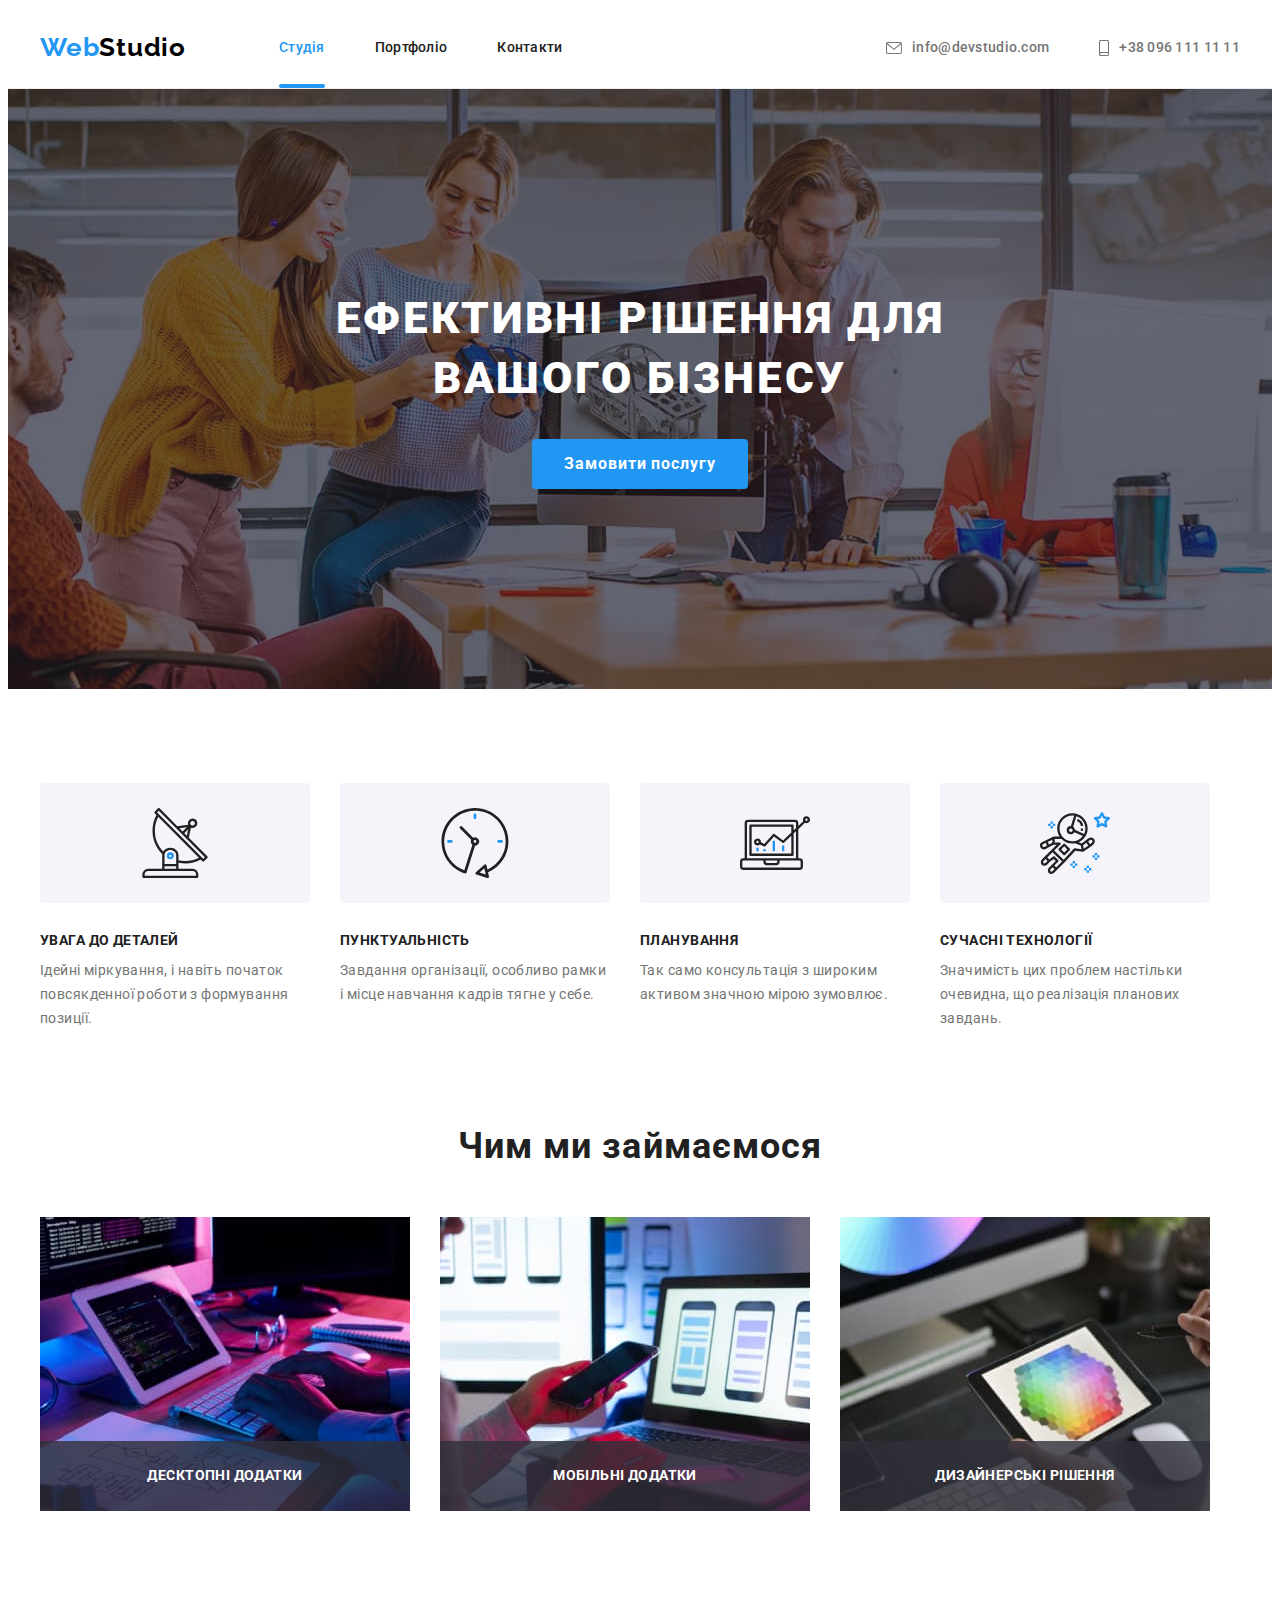
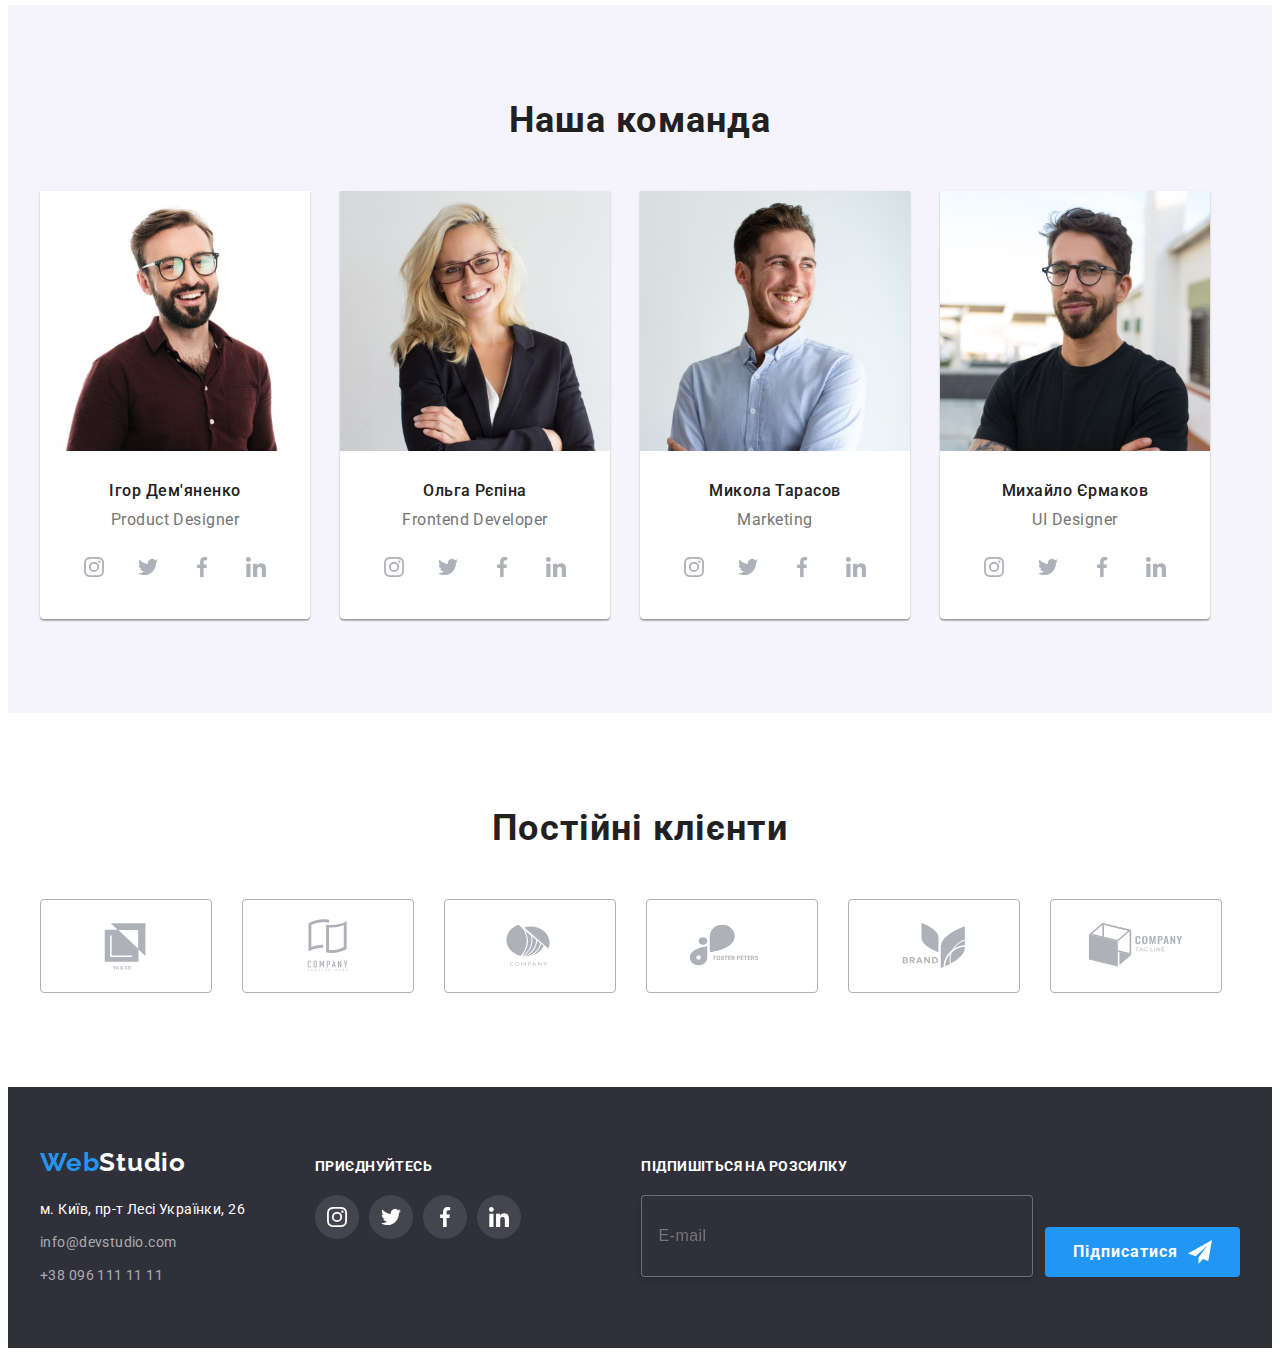
<file: index.html>
<!DOCTYPE html>
<html lang="uk">
  <head>
    <meta charset="UTF-8" />
    <meta http-equiv="X-UA-Compatible" content="IE=edge" />
    <meta name="viewport" content="width=device-width, initial-scale=1.0" />
    <title>GoIT Homwork No2 | Головна</title>
    <link
      href="https://fonts.googleapis.com/css2?family=Raleway:wght@700&family=Roboto:wght@400;500;700;900&display=swap"
      rel="stylesheet"
    />
    <link
      rel="stylesheet"
      href="https://cdnjs.cloudflare.com/ajax/libs/modern-normalize/1.1.0/modern-normalize.min.css"
      integrity="sha512-wpPYUAdjBVSE4KJnH1VR1HeZfpl1ub8YT/NKx4PuQ5NmX2tKuGu6U/JRp5y+Y8XG2tV+wKQpNHVUX03MfMFn9Q=="
      crossorigin="anonymous"
      referrerpolicy="no-referrer"
    />
    <link rel="stylesheet" href="./css/styles.css" />
  </head>
  <body>
    <header class="header">
      <div class="navigation container">
        <nav class="main-navigation">
          <a href="./index.html" class="logo upper"><span class="logo-blue">Web</span>Studio</a>
          <ul class="flex-schedule list">
            <li class="navigation-item">
              <a class="navigation-link is-active" href="./index.html">Студія</a>
            </li>
            <li class="navigation-item">
              <a class="navigation-link" href="./portfolio.html">Портфоліо</a>
            </li>
            <li class="navigation-item">
              <a class="navigation-link" href="">Контакти</a>
            </li>
          </ul>
        </nav>
        <div class="contacts-wrapper">
          <a class="navigation-contacts" href="mailto:info@devstudio.com">
            <svg class="contacts-icon" width="16px" height="12px">
              <use href="./images/icons.svg#icon-envelope"></use>
            </svg>
            info@devstudio.com
          </a>
          <a class="navigation-contacts" href="tel:+380961111111">
            <svg class="contacts-icon" width="10px" height="16px">
              <use href="./images/icons.svg#icon-smartphone"></use>
            </svg>
            +38 096 111 11 11
          </a>
        </div>
      </div>
    </header>
    <main>
      <!--Секція "герой"-->
      <section class="hero section">
        <div class="container">
          <h1 class="hero-title">Ефективні рішення для <br />вашого бізнесу</h1>
          <button data-modal-open type="button" class="hero-button">Замовити послугу</button>
        </div>
        <div class="backdrop is-hidden" data-modal>
          <div class="modal-window">
            <button data-modal-close type="button" class="close-button">
              <svg class="close-icon">
                <use href="./images/icons.svg#icon-close-window"></use>
              </svg>
            </button>
            <form class="order">
              <strong class="order-title">Залиште свої дані, ми вам передзвонимо</strong>
              <label for="client-name" class="order-label">Ім‘я</label>
              <div class="input-wrapper">
                <input type="text" id="client-name" name="client-name" class="order-field" />
                <svg class="order-icon">
                  <use href="./images/icons.svg#icon-name"></use>
                </svg>
              </div>
              <label for="client-phone" class="order-label">Телефон</label>
              <div class="input-wrapper">
                <input type="tel" id="client-phone" name="client-phone" class="order-field" />
                <svg class="order-icon">
                  <use href="./images/icons.svg#icon-phone"></use>
                </svg>
              </div>
              <label for="client-mail" class="order-label">Пошта</label>
              <div class="input-wrapper">
                <input type="email" id="client-mail" name="client-mail" class="order-field" />
                <svg class="order-icon">
                  <use href="./images/icons.svg#icon-mail"></use>
                </svg>
              </div>
              <label for="client-comment" class="order-label">Коментар</label>
              <textarea
                name="client-comment"
                id="client-comment"
                placeholder="Введіть текст"
                class="order-comment"
              ></textarea>
              <label class="checkbox-label">
                <input
                  type="checkbox"
                  name="checkbox-policy"
                  class="checkbox-policy visually-hidden"
                />
                <svg class="check-icon">
                  <use class="policy-unchecked" href="./images/icons.svg#icon-check-box"></use>
                  <use class="policy-checked" href="./images/icons.svg#icon-checked"></use>
                </svg>
                Погоджуюся з розсилкою та приймаю&#160;
                <a href="" class="policy-link">Умови договору</a>
              </label>
              <button type="submit" class="hero-button">Відправити</button>
            </form>
          </div>
        </div>
      </section>
      <!--Секція "Переваги"-->
      <section class="benefits section">
        <div class="container">
          <h2 class="visually-hidden">Переваги</h2>
          <ul class="flex-schedule list">
            <li class="features-item">
              <div class="feature-picture">
                <svg class="benefits-icon">
                  <use href="./images/icons.svg#icon-attention"></use>
                </svg>
              </div>
              <h3 class="features-title">УВАГА ДО ДЕТАЛЕЙ</h3>
              <p class="features-description">
                Ідейні міркування, і навіть початок повсякденної роботи з формування позиції.
              </p>
            </li>
            <li class="features-item">
              <div class="feature-picture">
                <svg class="benefits-icon">
                  <use href="./images/icons.svg#icon-punctuality"></use>
                </svg>
              </div>
              <h3 class="features-title">ПУНКТУАЛЬНІСТЬ</h3>
              <p class="features-description">
                Завдання організації, особливо рамки і місце навчання кадрів тягне у себе.
              </p>
            </li>
            <li class="features-item">
              <div class="feature-picture">
                <svg class="benefits-icon">
                  <use href="./images/icons.svg#icon-planning"></use>
                </svg>
              </div>
              <h3 class="features-title">ПЛАНУВАННЯ</h3>
              <p class="features-description">
                Так само консультація з широким активом значною мірою зумовлює.
              </p>
            </li>
            <li class="features-item">
              <div class="feature-picture">
                <svg class="benefits-icon">
                  <use href="./images/icons.svg#icon-technology"></use>
                </svg>
              </div>
              <h3 class="features-title">СУЧАСНІ ТЕХНОЛОГІЇ</h3>
              <p class="features-description">
                Значимість цих проблем настільки очевидна, що реалізація планових завдань.
              </p>
            </li>
          </ul>
        </div>
      </section>
      <!--Секція "Напрямки діяльності"-->
      <section class="section">
        <div class="container">
          <h2 class="section-caption">Чим ми займаємося</h2>
          <ul class="flex-schedule list">
            <li class="practice-item">
              <div class="practice-picture">
                <img
                  src="./images/computer.jpg"
                  alt="Програмування на комп‘ютері"
                  width="370"
                  height="294"
                />
                <h3 class="practice-title">Десктопні додатки</h3>
              </div>
            </li>
            <li class="practice-item">
              <div class="practice-picture">
                <img
                  src="./images/laptop.jpg"
                  alt="Верстка на комп‘ютері"
                  width="370"
                  height="294"
                />
                <h3 class="practice-title">Мобільні додатки</h3>
              </div>
            </li>
            <li class="practice-item">
              <div class="practice-picture">
                <img
                  src="./images/tablet.jpg"
                  alt="Підбір кольору на планшеті"
                  width="370"
                  height="294"
                />
                <h3 class="practice-title">Дизайнерські рішення</h3>
              </div>
            </li>
          </ul>
        </div>
      </section>
      <!--Секція "Про команду"-->
      <section class="section-team section">
        <div class="container">
          <h2 class="section-caption">Наша команда</h2>
          <ul class="flex-schedule list">
            <li class="team-item">
              <img
                class="team-image"
                src="./images/ihor.jpg"
                alt="Фото Ігора Дем‘яненко"
                width="270"
                height="260"
              />
              <div class="team-wrapper">
                <h3 class="team-name">Ігор Дем'яненко</h3>
                <p class="team-position" lang="en">Product Designer</p>
                <ul class="flex-schedule list">
                  <li class="media-item">
                    <a href="https://www.instagram.com" class="media-link">
                      <svg class="media-icon">
                        <use href="./images/icons.svg#icon-instagram"></use>
                      </svg>
                    </a>
                  </li>
                  <li class="media-item">
                    <a href="https://twitter.com" class="media-link">
                      <svg class="media-icon">
                        <use href="./images/icons.svg#icon-twitter"></use>
                      </svg>
                    </a>
                  </li>
                  <li class="media-item">
                    <a href="https://www.facebook.com" class="media-link">
                      <svg class="media-icon">
                        <use href="./images/icons.svg#icon-facebook"></use>
                      </svg>
                    </a>
                  </li>
                  <li class="media-item">
                    <a href="https://www.linkedin.com" class="media-link">
                      <svg class="media-icon">
                        <use href="./images/icons.svg#icon-linkedin"></use>
                      </svg>
                    </a>
                  </li>
                </ul>
              </div>
            </li>
            <li class="team-item">
              <img
                class="team-image"
                src="./images/olha.jpg"
                alt="Фото Ольги Рєпіної"
                width="270"
                height="260"
              />
              <div class="team-wrapper">
                <h3 class="team-name">Ольга Рєпіна</h3>
                <p class="team-position" lang="en">Frontend Developer</p>
                <ul class="flex-schedule list">
                  <li class="media-item">
                    <a href="https://www.instagram.com" class="media-link">
                      <svg class="media-icon">
                        <use href="./images/icons.svg#icon-instagram"></use>
                      </svg>
                    </a>
                  </li>
                  <li class="media-item">
                    <a href="https://twitter.com" class="media-link">
                      <svg class="media-icon">
                        <use href="./images/icons.svg#icon-twitter"></use>
                      </svg>
                    </a>
                  </li>
                  <li class="media-item">
                    <a href="https://www.facebook.com" class="media-link">
                      <svg class="media-icon">
                        <use href="./images/icons.svg#icon-facebook"></use>
                      </svg>
                    </a>
                  </li>
                  <li class="media-item">
                    <a href="https://www.linkedin.com" class="media-link">
                      <svg class="media-icon">
                        <use href="./images/icons.svg#icon-linkedin"></use>
                      </svg>
                    </a>
                  </li>
                </ul>
              </div>
            </li>
            <li class="team-item">
              <img
                class="team-image"
                src="./images/mykola.jpg"
                alt="Фото Миколи Тарасова"
                width="270"
                height="260"
              />
              <div class="team-wrapper">
                <h3 class="team-name">Микола Тарасов</h3>
                <p class="team-position" lang="en">Marketing</p>
                <ul class="flex-schedule list">
                  <li class="media-item">
                    <a href="https://www.instagram.com" class="media-link">
                      <svg class="media-icon">
                        <use href="./images/icons.svg#icon-instagram"></use>
                      </svg>
                    </a>
                  </li>
                  <li class="media-item">
                    <a href="https://twitter.com" class="media-link">
                      <svg class="media-icon">
                        <use href="./images/icons.svg#icon-twitter"></use>
                      </svg>
                    </a>
                  </li>
                  <li class="media-item">
                    <a href="https://www.facebook.com" class="media-link">
                      <svg class="media-icon">
                        <use href="./images/icons.svg#icon-facebook"></use>
                      </svg>
                    </a>
                  </li>
                  <li class="media-item">
                    <a href="https://www.linkedin.com" class="media-link">
                      <svg class="media-icon">
                        <use href="./images/icons.svg#icon-linkedin"></use>
                      </svg>
                    </a>
                  </li>
                </ul>
              </div>
            </li>
            <li class="team-item">
              <img
                class="team-image"
                src="./images/mykhailo.jpg"
                alt="Фото Михайла Єрмакова"
                width="270"
                height="260"
              />
              <div class="team-wrapper">
                <h3 class="team-name">Михайло Єрмаков</h3>
                <p class="team-position" lang="en">UI Designer</p>
                <ul class="flex-schedule list">
                  <li class="media-item">
                    <a href="https://www.instagram.com" class="media-link">
                      <svg class="media-icon">
                        <use href="./images/icons.svg#icon-instagram"></use>
                      </svg>
                    </a>
                  </li>
                  <li class="media-item">
                    <a href="https://twitter.com" class="media-link">
                      <svg class="media-icon">
                        <use href="./images/icons.svg#icon-twitter"></use>
                      </svg>
                    </a>
                  </li>
                  <li class="media-item">
                    <a href="https://www.facebook.com" class="media-link">
                      <svg class="media-icon">
                        <use href="./images/icons.svg#icon-facebook"></use>
                      </svg>
                    </a>
                  </li>
                  <li class="media-item">
                    <a href="https://www.linkedin.com" class="media-link">
                      <svg class="media-icon">
                        <use href="./images/icons.svg#icon-linkedin"></use>
                      </svg>
                    </a>
                  </li>
                </ul>
              </div>
            </li>
          </ul>
        </div>
      </section>
      <!-- Секція "Постійні клієнти" -->
      <section class="section">
        <div class="container">
          <h2 class="section-caption">Постійні клієнти</h2>
          <ul class="list clients">
            <li class="client-item">
              <a href="" class="client-link">
                <svg class="client-icon">
                  <use href="./images/icons.svg#icon-ya-company"></use>
                </svg>
              </a>
            </li>
            <li class="client-item">
              <a href="" class="client-link">
                <svg class="client-icon">
                  <use href="./images/icons.svg#icon-company-a"></use>
                </svg>
              </a>
            </li>
            <li class="client-item">
              <a href="" class="client-link">
                <svg class="client-icon">
                  <use href="./images/icons.svg#icon-company-b"></use>
                </svg>
              </a>
            </li>
            <li class="client-item">
              <a href="" class="client-link">
                <svg class="client-icon">
                  <use href="./images/icons.svg#icon-forest"></use>
                </svg>
              </a>
            </li>
            <li class="client-item">
              <a href="" class="client-link">
                <svg class="client-icon">
                  <use href="./images/icons.svg#icon-brand"></use>
                </svg>
              </a>
            </li>
            <li class="client-item">
              <a href="" class="client-link">
                <svg class="client-icon">
                  <use href="./images/icons.svg#icon-company-c"></use>
                </svg>
              </a>
            </li>
          </ul>
        </div>
      </section>
    </main>

    <footer class="footer">
      <div class="container footer-flex">
        <div class="address-info">
          <a href="./index.html" class="logo lower"><span class="logo-blue">Web</span>Studio</a>
          <address>
            <ul class="list">
              <li class="address-list">
                <a
                  class="address"
                  href="https://goo.gl/maps/Dzyk4giRB26Cq9mM9"
                  rel="noopener noreffer"
                >
                  м. Київ, пр-т Лесі Українки, 26
                </a>
              </li>
              <li class="address-list">
                <a class="address contacts" href="mailto:info@devstudio.com">info@devstudio.com</a>
              </li>
              <li class="address-list">
                <a class="address contacts" href="tel:+380961111111">+38 096 111 11 11</a>
              </li>
            </ul>
          </address>
        </div>
        <div class="social-media">
          <h3 class="footer-title">приєднуйтесь</h3>
          <ul class="flex-schedule list">
            <li class="media-item">
              <a href="https://www.instagram.com" class="media-link grey-circle">
                <svg class="media-icon footer-media">
                  <use href="./images/icons.svg#icon-instagram"></use>
                </svg>
              </a>
            </li>
            <li class="media-item">
              <a href="https://twitter.com" class="media-link grey-circle">
                <svg class="media-icon footer-media">
                  <use href="./images/icons.svg#icon-twitter"></use>
                </svg>
              </a>
            </li>
            <li class="media-item">
              <a href="https://www.facebook.com" class="media-link grey-circle">
                <svg class="media-icon footer-media">
                  <use href="./images/icons.svg#icon-facebook"></use>
                </svg>
              </a>
            </li>
            <li class="media-item">
              <a href="https://www.linkedin.com" class="media-link grey-circle">
                <svg class="media-icon footer-media">
                  <use href="./images/icons.svg#icon-linkedin"></use>
                </svg>
              </a>
            </li>
          </ul>
        </div>
        <div class="subscripction-box">
          <p class="footer-title">Підпишіться на розсилку</p>
          <form class="subscription-form">
            <input
              type="email"
              name="email"
              id="subscription-mail"
              placeholder="E-mail"
              class="subscription-field"
            />
            <button type="submit" class="hero-button subscription-button">
              Підписатися
              <svg class="subscription-icon">
                <use href="./images/icons.svg#icon-subscription"></use>
              </svg>
            </button>
          </form>
        </div>
      </div>
    </footer>
    <script src="./js/modal.js"></script>
  </body>
</html>
</file>
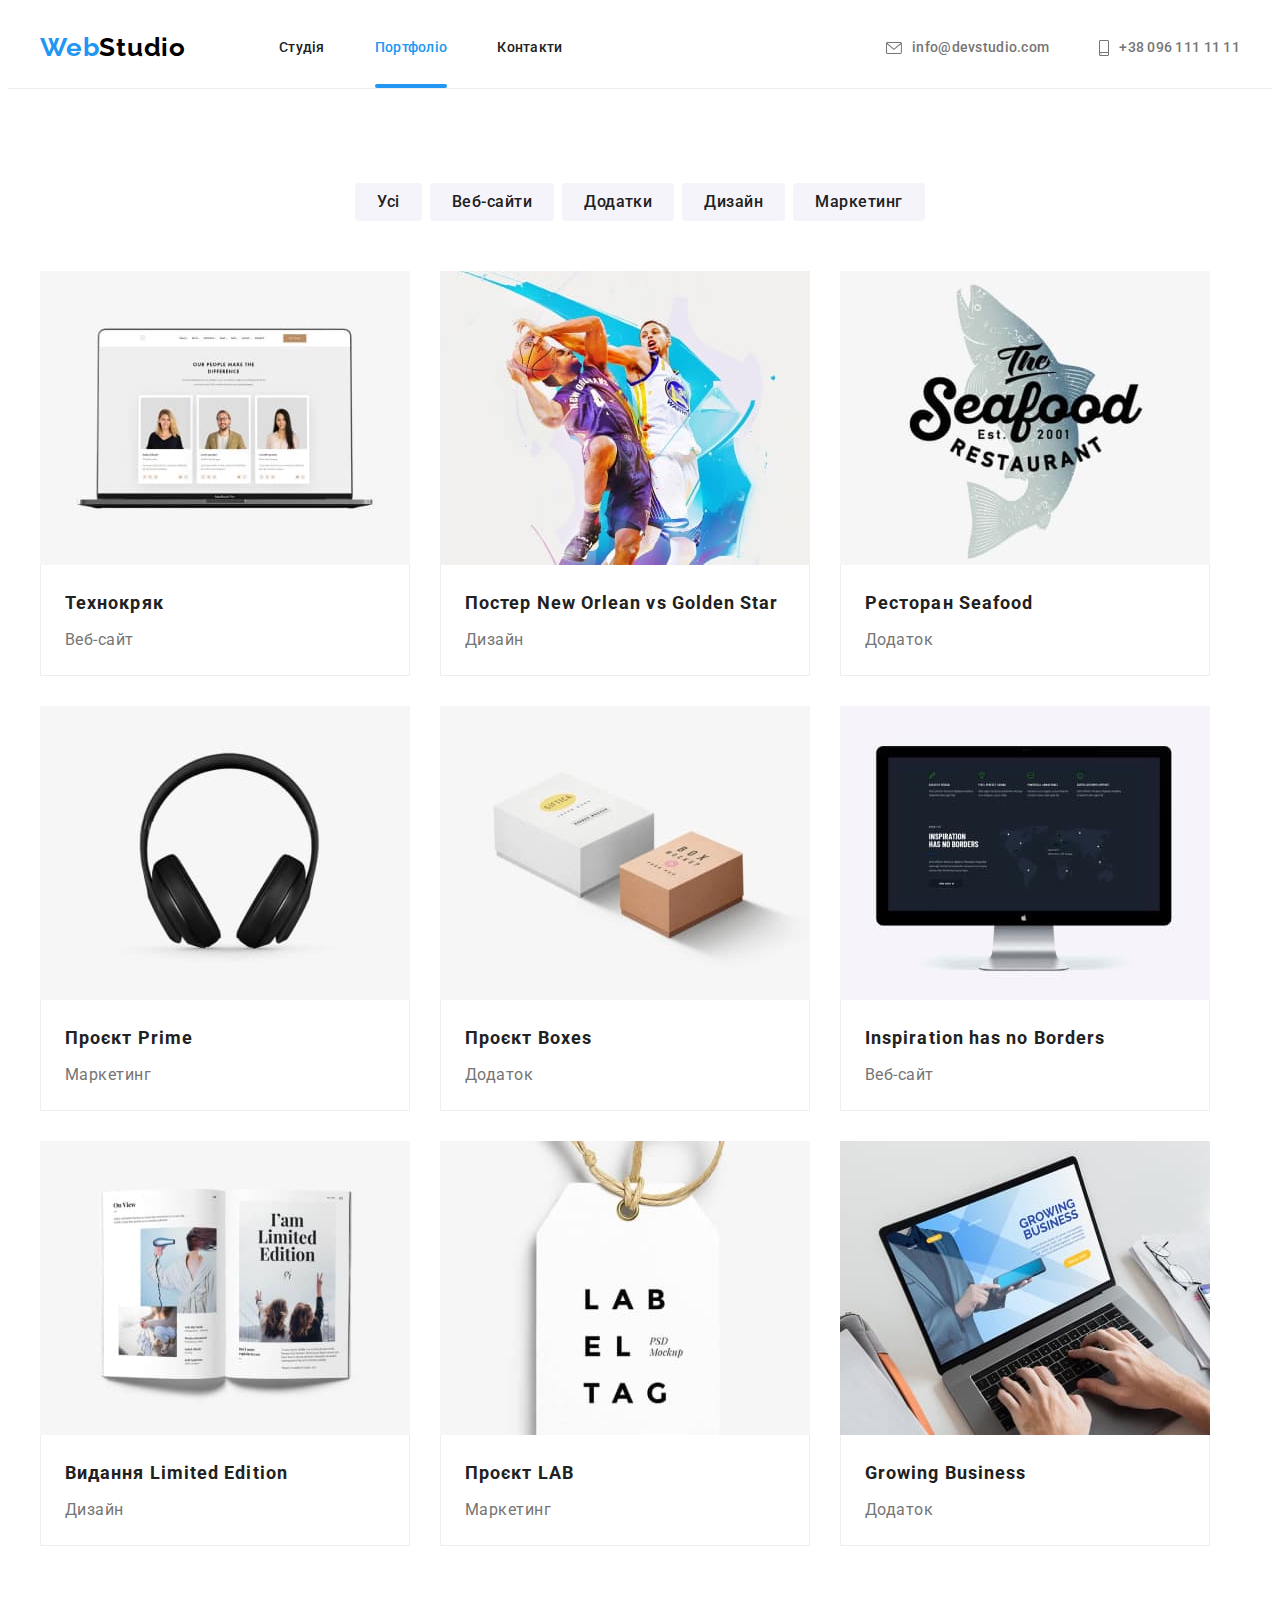
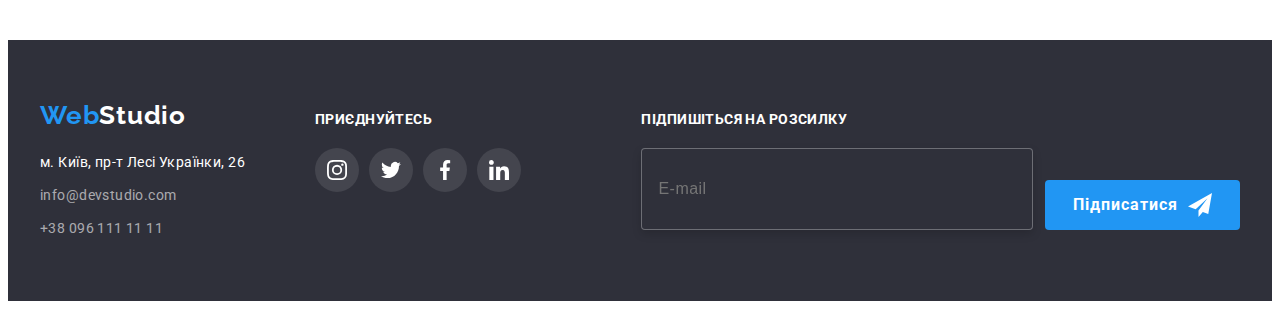
<file: portfolio.html>
<!DOCTYPE html>
<html lang="uk">
  <head>
    <meta charset="UTF-8" />
    <meta http-equiv="X-UA-Compatible" content="IE=edge" />
    <meta name="viewport" content="width=device-width, initial-scale=1.0" />
    <title>GoIT Homwork No2 | Головна</title>
    <link
      href="https://fonts.googleapis.com/css2?family=Raleway:wght@700&family=Roboto:wght@400;500;700;900&display=swap"
      rel="stylesheet"
    />
    <link
      rel="stylesheet"
      href="https://cdnjs.cloudflare.com/ajax/libs/modern-normalize/1.1.0/modern-normalize.min.css"
      integrity="sha512-wpPYUAdjBVSE4KJnH1VR1HeZfpl1ub8YT/NKx4PuQ5NmX2tKuGu6U/JRp5y+Y8XG2tV+wKQpNHVUX03MfMFn9Q=="
      crossorigin="anonymous"
      referrerpolicy="no-referrer"
    />
    <link rel="stylesheet" href="./css/styles.css" />
  </head>
  <body>
    <header class="header">
      <div class="navigation container">
        <nav class="main-navigation">
          <a href="./index.html" class="logo upper"><span class="logo-blue">Web</span>Studio</a>
          <ul class="flex-schedule list">
            <li class="navigation-item">
              <a class="navigation-link" href="./index.html">Студія</a>
            </li>
            <li class="navigation-item">
              <a class="navigation-link is-active" href="./portfolio.html">Портфоліо</a>
            </li>
            <li class="navigation-item">
              <a class="navigation-link" href="">Контакти</a>
            </li>
          </ul>
        </nav>
        <div class="contacts-wrapper">
          <a class="navigation-contacts" href="mailto:info@devstudio.com">
            <svg class="contacts-icon" width="16px" height="12px">
              <use href="./images/icons.svg#icon-envelope"></use>
            </svg>
            info@devstudio.com
          </a>
          <a class="navigation-contacts" href="tel:+380961111111">
            <svg class="contacts-icon" width="10px" height="16px">
              <use href="./images/icons.svg#icon-smartphone"></use>
            </svg>
            +38 096 111 11 11
          </a>
        </div>
      </div>
    </header>
    <main>
      <section class="portfolio section">
        <div class="container">
          <h1 class="visually-hidden">Портфоліо</h1>
          <ul class="flex-schedule buttons list">
            <li class="filter-item">
              <button type="button" class="filter-button">Усі</button>
            </li>
            <li class="filter-item">
              <button type="button" class="filter-button">Веб-сайти</button>
            </li>
            <li class="filter-item">
              <button type="button" class="filter-button">Додатки</button>
            </li>
            <li class="filter-item">
              <button type="button" class="filter-button">Дизайн</button>
            </li>
            <li class="filter-item">
              <button type="button" class="filter-button">Маркетинг</button>
            </li>
          </ul>
          <ul class="flex-schedule flex-wrap list">
            <li class="portfolio-item">
              <div class="portfolio-picture">
                <img
                  class="portfolio-image"
                  src="./images/technocrack.jpg"
                  alt="Макбук з відкритим сайтом Технокряк"
                  width="370"
                  height="294"
                />
                <div class="portfolio-overlay">
                  <p class="portfolio-description">
                    Ресурс пропонує комплексні пропозиції з різним рівнем функціоналу та сервісів.
                    Все це дозволить відвідувачу отримати вичерпні відомості про компанію чи
                    приватну особу.
                  </p>
                </div>
              </div>
              <div class="portfolio-box">
                <h2 class="project-name">Технокряк</h2>
                <p class="project-type">Веб-сайт</p>
              </div>
            </li>
            <li class="portfolio-item">
              <div class="portfolio-picture">
                <img
                  class="portfolio-image"
                  src="./images/poster-new-orlean.jpg"
                  alt="Два ігроки Нью-Орлеана та Голден-Стара змагаються за баскетбольний м‘яч"
                  width="370"
                  height="294"
                />
                <div class="portfolio-overlay">
                  <p class="portfolio-description">
                    Ресурс пропонує комплексні пропозиції з різним рівнем функціоналу та сервісів.
                    Все це дозволить відвідувачу отримати вичерпні відомості про компанію чи
                    приватну особу.
                  </p>
                </div>
              </div>
              <div class="portfolio-box">
                <h2 class="project-name">Постер New Orlean vs Golden Star</h2>
                <p class="project-type">Дизайн</p>
              </div>
            </li>
            <li class="portfolio-item">
              <div class="portfolio-picture">
                <img
                  class="portfolio-image"
                  src="./images/seafood-app.jpg"
                  alt="Логотип ресторану Сіфуд з рибою на фоні"
                  width="370"
                  height="294"
                />
                <div class="portfolio-overlay">
                  <p class="portfolio-description">
                    Ресурс пропонує комплексні пропозиції з різним рівнем функціоналу та сервісів.
                    Все це дозволить відвідувачу отримати вичерпні відомості про компанію чи
                    приватну особу.
                  </p>
                </div>
              </div>
              <div class="portfolio-box">
                <h2 class="project-name">Ресторан Seafood</h2>
                <p class="project-type">Додаток</p>
              </div>
            </li>
            <li class="portfolio-item">
              <div class="portfolio-picture">
                <img
                  class="portfolio-image"
                  src="./images/prime-project.jpg"
                  alt="Навушники на сірому тлі"
                  width="370"
                  height="294"
                />
                <div class="portfolio-overlay">
                  <p class="portfolio-description">
                    Ресурс пропонує комплексні пропозиції з різним рівнем функціоналу та сервісів.
                    Все це дозволить відвідувачу отримати вичерпні відомості про компанію чи
                    приватну особу.
                  </p>
                </div>
              </div>
              <div class="portfolio-box">
                <h2 class="project-name">Проєкт Prime</h2>
                <p class="project-type">Маркетинг</p>
              </div>
            </li>
            <li class="portfolio-item">
              <div class="portfolio-picture">
                <img
                  class="portfolio-image"
                  src="./images/boxes-app.jpg"
                  alt="Сіра та коричнева коробки на сірому тлі"
                  width="370"
                  height="294"
                />
                <div class="portfolio-overlay">
                  <p class="portfolio-description">
                    Ресурс пропонує комплексні пропозиції з різним рівнем функціоналу та сервісів.
                    Все це дозволить відвідувачу отримати вичерпні відомості про компанію чи
                    приватну особу.
                  </p>
                </div>
              </div>
              <div class="portfolio-box">
                <h2 class="project-name">Проєкт Boxes</h2>
                <p class="project-type">Додаток</p>
              </div>
            </li>
            <li class="portfolio-item">
              <div class="portfolio-picture">
                <img
                  class="portfolio-image"
                  src="./images/inspiration-site.jpg"
                  alt="Аймак з вікритим сайтом Натхнення без кордонів"
                  width="370"
                  height="294"
                />
                <div class="portfolio-overlay">
                  <p class="portfolio-description">
                    Ресурс пропонує комплексні пропозиції з різним рівнем функціоналу та сервісів.
                    Все це дозволить відвідувачу отримати вичерпні відомості про компанію чи
                    приватну особу.
                  </p>
                </div>
              </div>
              <div class="portfolio-box">
                <h2 class="project-name">Inspiration has no Borders</h2>
                <p class="project-type">Веб-сайт</p>
              </div>
            </li>
            <li class="portfolio-item">
              <div class="portfolio-picture">
                <img
                  class="portfolio-image"
                  src="./images/limited-edition.jpg"
                  alt="Розгорненний екземпляр журналу Лімітед едішин"
                  width="370"
                  height="294"
                />
                <div class="portfolio-overlay">
                  <p class="portfolio-description">
                    Ресурс пропонує комплексні пропозиції з різним рівнем функціоналу та сервісів.
                    Все це дозволить відвідувачу отримати вичерпні відомості про компанію чи
                    приватну особу.
                  </p>
                </div>
              </div>
              <div class="portfolio-box">
                <h2 class="project-name">Видання Limited Edition</h2>
                <p class="project-type">Дизайн</p>
              </div>
            </li>
            <li class="portfolio-item">
              <div class="portfolio-picture">
                <img
                  class="portfolio-image"
                  src="./images/lab-project.jpg"
                  alt="Біла лейба з написом labeltag"
                  width="370"
                  height="294"
                />
                <div class="portfolio-overlay">
                  <p class="portfolio-description">
                    Ресурс пропонує комплексні пропозиції з різним рівнем функціоналу та сервісів.
                    Все це дозволить відвідувачу отримати вичерпні відомості про компанію чи
                    приватну особу.
                  </p>
                </div>
              </div>
              <div class="portfolio-box">
                <h2 class="project-name">Проєкт LAB</h2>
                <p class="project-type">Маркетинг</p>
              </div>
            </li>
            <li class="portfolio-item">
              <div class="portfolio-picture">
                <img
                  class="portfolio-image"
                  src="./images/growing-app.jpg"
                  alt="Ноутбук з відкритим додатком growing business"
                  width="370"
                  height="294"
                />
                <div class="portfolio-overlay">
                  <p class="portfolio-description">
                    Ресурс пропонує комплексні пропозиції з різним рівнем функціоналу та сервісів.
                    Все це дозволить відвідувачу отримати вичерпні відомості про компанію чи
                    приватну особу.
                  </p>
                </div>
              </div>
              <div class="portfolio-box">
                <h2 class="project-name">Growing Business</h2>
                <p class="project-type">Додаток</p>
              </div>
            </li>
          </ul>
        </div>
      </section>
    </main>
    <footer class="footer">
      <div class="container footer-flex">
        <div class="address-info">
          <a href="./index.html" class="logo lower"><span class="logo-blue">Web</span>Studio</a>
          <address>
            <ul class="list">
              <li class="address-list">
                <a
                  class="address"
                  href="https://goo.gl/maps/Dzyk4giRB26Cq9mM9"
                  rel="noopener noreffer"
                >
                  м. Київ, пр-т Лесі Українки, 26
                </a>
              </li>
              <li class="address-list">
                <a class="address contacts" href="mailto:info@devstudio.com">info@devstudio.com</a>
              </li>
              <li class="address-list">
                <a class="address contacts" href="tel:+380961111111">+38 096 111 11 11</a>
              </li>
            </ul>
          </address>
        </div>
        <div class="social-media">
          <h3 class="footer-title">приєднуйтесь</h3>
          <ul class="flex-schedule list">
            <li class="media-item">
              <a href="https://www.instagram.com" class="media-link grey-circle">
                <svg class="media-icon footer-media">
                  <use href="./images/icons.svg#icon-instagram"></use>
                </svg>
              </a>
            </li>
            <li class="media-item">
              <a href="https://twitter.com" class="media-link grey-circle">
                <svg class="media-icon footer-media">
                  <use href="./images/icons.svg#icon-twitter"></use>
                </svg>
              </a>
            </li>
            <li class="media-item">
              <a href="https://www.facebook.com" class="media-link grey-circle">
                <svg class="media-icon footer-media">
                  <use href="./images/icons.svg#icon-facebook"></use>
                </svg>
              </a>
            </li>
            <li class="media-item">
              <a href="https://www.linkedin.com" class="media-link grey-circle">
                <svg class="media-icon footer-media">
                  <use href="./images/icons.svg#icon-linkedin"></use>
                </svg>
              </a>
            </li>
          </ul>
        </div>
        <div class="subscripction-box">
          <p class="footer-title">Підпишіться на розсилку</p>
          <form class="subscription-form">
            <input
              type="email"
              name="email"
              id="subscription-mail"
              placeholder="E-mail"
              class="subscription-field"
            />
            <button type="submit" class="hero-button subscription-button">
              Підписатися
              <svg class="subscription-icon">
                <use href="./images/icons.svg#icon-subscription"></use>
              </svg>
            </button>
          </form>
        </div>
      </div>
    </footer>
  </body>
</html>
</file>
<file: css/styles.css>
:root {
  --medium-font-weight: 500;
  --bold-font-weight: 700;
  --black-font-weight: 900;

  --primary-text-color: #212121;
  --secondary-text-color: #757575;
  --contacts-color: rgba(255, 255, 255, 0.6);
  --soc-media-color: #afb1b8;

  --black-color: #000000;
  --white-color: #ffffff;
  --blue-color: #2196f3;

  --light-grey-color: #f5f5f5;
  --primary-background-color: #f5f4fa;
  --dark-grey-color: #2f303a;
  --header-border-color: #ececec;
  --portfolio-border-color: #eeeeee;
  --grey-circle-bg-color: rgba(255, 255, 255, 0.1);
  --practice-bg-color: rgba(47, 48, 58, 0.8);
  --portfolio-bg-color: rgba(33, 150, 243, 0.9);

  --backdrop-color: rgba(0, 0, 0, 0.2);
  --close-btn-color: rgba(0, 0, 0, 0.1);
  --active-btn-color: #188ce8;
  --animation-style: cubic-bezier(0.4, 0, 0.2, 1);
}

/* Налаштування основних позицій */

body {
  font-family: 'Roboto', sans-serif;

  background-color: var(--white-color);
  color: var(--primary-text-color);
}

h1,
h2,
h3,
h4,
h5,
h6,
p {
  margin: 0;
  padding: 0;
}

img {
  display: block;
}

.list {
  list-style: none;
  padding: 0;
  margin: 0;
}

.section {
  padding-top: 94px;
  padding-bottom: 94px;
}
.container {
  width: 1200px;
  padding-left: 15px;
  padding-right: 15px;
  margin: 0 auto;
}

.visually-hidden {
  position: absolute;
  width: 1px;
  height: 1px;
  margin: -1px;
  border: 0;
  padding: 0;

  white-space: nowrap;
  clip-path: inset(100%);
  clip: rect(0 0 0 0);
  overflow: hidden;
}

.navigation.container,
.main-navigation,
.flex-schedule,
.contacts-wrapper,
.navigation-contacts,
.clients {
  display: flex;
}

/* Налаштування логотипу */

.logo {
  display: block;

  font-family: 'Raleway', sans-serif;
  font-weight: 700;
  font-size: 26px;
  line-height: 1.19;
  letter-spacing: 0.03em;
  text-decoration: none;

  color: var(--black-color);
}

.logo-blue {
  color: var(--blue-color);
}

.logo.lower {
  color: var(--white-color);
}

.logo.upper {
  padding-top: 24px;
  padding-bottom: 25px;
  margin-right: 93px;
}

/* Налаштування <header> */

.header {
  border-bottom-width: 1px;
  border-bottom-style: solid;
  border-bottom-color: var(--header-border-color);
}

.navigation-item:not(:last-child) {
  margin-right: 50px;
}

.navigation-link {
  display: block;
  position: relative;
  padding-top: 32px;
  padding-bottom: 32px;
}

.navigation-link,
.navigation-contacts {
  text-decoration: none;
  font-weight: var(--medium-font-weight);
  font-size: 14px;
  line-height: 1.14;
  letter-spacing: 0.02em;

  transition: color 250ms var(--animation-style);
}

.navigation-link {
  color: inherit;
}

.navigation-link.is-active {
  color: var(--blue-color);
}

.is-active::after {
  display: block;
  position: absolute;
  bottom: 0;

  content: '';
  width: 100%;
  height: 4px;
  border-radius: 2px;

  background-color: var(--blue-color);
}

.contacts-wrapper {
  margin-left: auto;
}

.navigation-contacts {
  align-items: center;
  padding-top: 32px;
  padding-bottom: 32px;

  color: var(--secondary-text-color);
}

.navigation-contacts:not(:last-child) {
  margin-right: 50px;
}

.contacts-icon {
  margin-right: 10px;
  fill: currentColor;
}

.navigation-link:hover,
.navigation-link:focus,
.navigation-contacts:hover,
.navigation-contacts:focus,
.address:hover,
.address:focus {
  color: var(--blue-color);
  fill: var(--blue-color);
}

/* Налаштування <footer> */

.footer {
  padding-top: 60px;
  padding-bottom: 60px;

  background-color: var(--dark-grey-color);
}

.footer-flex {
  display: flex;
  align-items: baseline;
}

.address-info {
  margin-right: 70px;
}

.logo.lower {
  margin-bottom: 20px;
}

.address-list:not(:last-child) {
  margin-bottom: 9px;
}

.address {
  transition: color 250ms var(--animation-style);

  text-decoration: none;
  font-style: normal;
  font-size: 14px;
  line-height: 1.71;
  letter-spacing: 0.03em;
  color: var(--white-color);
}

.contacts {
  color: var(--contacts-color);
}

.footer-title {
  display: block;
  margin-bottom: 20px;

  font-weight: var(--bold-font-weight);
  font-size: 14px;
  line-height: 1.14;
  letter-spacing: 0.03em;
  text-transform: uppercase;

  color: var(--white-color);
}

.subscripction-box {
  margin-left: auto;
}

.subscription-form {
  display: flex;
  align-items: flex-end;
  margin-left: auto;
  gap: 12px;
}

.subscription-field {
  width: 358px;
  height: 50px;
  padding: 15px 16px;

  font-size: 16px;
  line-height: 1.25;
  letter-spacing: 0.03em;

  border: 1px solid rgba(255, 255, 255, 0.3);
  border-radius: 4px;
  filter: drop-shadow(0px 4px 4px rgba(0, 0, 0, 0.15));
  background-color: var(--dark-grey-color);
  color: rgba(255, 255, 255, 0.6);
}

.hero-button.subscription-button {
  display: flex;
  justify-content: center;
  align-items: center;

  height: 50px;
  padding: 10px 28px;
}

.subscription-icon {
  margin-left: 10px;
  width: 24px;
  height: 24px;
  fill: var(--white-color);
}

/* Налаштування іконок соціальних мереж */

.media-item:not(:last-child) {
  margin-right: 10px;
}

.media-link {
  display: flex;
  justify-content: center;
  align-items: center;
  width: 44px;
  height: 44px;
  border-radius: 50%;

  color: var(--soc-media-color);

  transition: color 250ms var(--animation-style), background-color 250ms var(--animation-style);
}

.media-icon {
  width: 20px;
  height: 20px;
  fill: currentColor;
}

.grey-circle {
  background-color: var(--grey-circle-bg-color);
}

.media-link:hover,
.media-link:focus {
  background-color: var(--blue-color);
  color: var(--white-color);
}

.footer-media {
  fill: var(--white-color);
}

/* Налаштування <main> для index.html */

/* Секція Герой */

.hero {
  max-width: 1600px;
  padding-top: 200px;
  padding-bottom: 200px;
  margin: 0 auto;

  text-align: center;

  background-color: var(--dark-grey-color);
  background-image: linear-gradient(rgba(47, 48, 58, 0.4), rgba(47, 48, 58, 0.4)),
    url(../images/background-hero.jpg);
  background-position: center;
  background-size: cover;
  background-repeat: no-repeat;
}

.hero-title {
  margin-bottom: 30px;

  font-weight: var(--black-font-weight);
  font-size: 44px;
  line-height: 1.36;
  text-align: center;
  letter-spacing: 0.06em;
  text-transform: uppercase;

  color: var(--white-color);
}

.hero-button,
.filter-button,
.feature-picture {
  border-width: 0;
  border-radius: 4px;
  border-color: transparent;
}

.hero-button {
  padding: 10px 32px;

  font-family: inherit;
  font-weight: var(--bold-font-weight);
  font-size: 16px;
  line-height: 1.88;
  letter-spacing: 0.06em;

  color: var(--white-color);
  background-color: var(--blue-color);
  transition: color 250ms var(--animation-style), box-shadow 250ms var(--animation-style);
  cursor: pointer;
}

.hero-button:hover {
  background-color: var(--active-btn-color);
  box-shadow: 0px 4px 4px rgba(0, 0, 0, 0.15);
}

.backdrop {
  position: fixed;
  top: 0;
  left: 0;
  width: 100%;
  height: 100%;
  z-index: 2;
  background-color: var(--backdrop-color);
  opacity: 1;
  transition: opacity 300ms var(--animation-style);
}

.backdrop.is-hidden {
  visibility: hidden;
  opacity: 0;
  pointer-events: none;
}

.backdrop.is-hidden .modal-window {
  transform: translate(-50%, 50%) scale(0);
}

.modal-window {
  position: absolute;
  top: 50%;
  left: 50%;
  transform: translate(-50%, -50%) scale(1);

  min-width: 528px;
  min-height: 581px;
  padding: 40px;

  background-color: var(--white-color);
  box-shadow: 0px 1px 3px rgba(0, 0, 0, 0.12), 0px 1px 1px rgba(0, 0, 0, 0.14),
    0px 2px 1px rgba(0, 0, 0, 0.2);
  border-radius: 4px;

  transition: transform 300ms var(--animation-style);
}

.close-button {
  position: absolute;
  top: 8px;
  right: 8px;

  display: flex;
  justify-content: center;
  align-items: center;
  width: 30px;
  height: 30px;

  color: var(--black-color);
  background: var(--white-color);
  border: 1px solid var(--close-btn-color);
  border-radius: 50%;
  cursor: pointer;
  transition: color 250ms var(--animation-style);
}

.close-button:hover,
.close-button:focus {
  color: var(--blue-color);
}

.close-icon {
  width: 18px;
  height: 18px;
  fill: currentColor;
}

.order-title {
  display: block;
  width: 100%;
  margin-bottom: 12px;

  font-size: 20px;
  line-height: 1.15;
  text-align: center;
  letter-spacing: 0.03em;

  color: var(--primary-text-color);
}

.order-label {
  display: block;
  margin-bottom: 4px;

  font-size: 12px;
  line-height: 1.17;
  letter-spacing: 0.01em;
  text-align: left;

  color: var(--secondary-text-color);
}

.input-wrapper {
  position: relative;
  margin-bottom: 10px;
}

.order-field {
  display: block;
  width: 100%;
  min-height: 40px;

  padding-left: 42px;
  border-width: 1px;
  border-style: solid;
  border-color: rgba(33, 33, 33, 0.2);
  border-radius: 4px;
  outline: transparent;

  color: var(--primary-text-color);
  transition: border-color 250ms var(--animation-style);
}

.order-field:hover,
.order-field:focus {
  border-color: var(--blue-color);
}

.order-field:hover + .order-icon,
.order-field:focus + .order-icon {
  fill: var(--blue-color);
}

.order-icon {
  position: absolute;
  top: 11px;
  left: 12px;

  width: 18px;
  height: 18px;

  fill: var(--primary-text-color);
  transition: fill 250ms var(--animation-style);
}

.order-comment {
  display: block;
  width: 100%;
  height: 120px;
  resize: none;

  margin-bottom: 20px;
  padding: 12px 16px;

  font-size: 12px;
  line-height: 1.17;
  letter-spacing: 0.01em;

  border: 1px solid rgba(33, 33, 33, 0.2);
  border-radius: 4px;
  outline: transparent;
}

.order-comment:hover,
.order-comment:focus {
  border-color: var(--blue-color);
}

.order-comment::placeholder {
  color: rgba(117, 117, 117, 0.5);
}

.checkbox-label {
  display: flex;
  justify-content: center;
  align-items: center;
  margin-bottom: 30px;

  font-size: 14px;
  line-height: 1.71;
  letter-spacing: 0.03em;
  color: var(--secondary-text-color);
}

.policy-link {
  color: var(--blue-color);
}

.check-icon {
  margin-right: 8px;
  width: 16px;
  height: 15px;
}

.policy-unchecked {
  opacity: 1;
  transition: opacity 250ms var(--animation-style);
}

.policy-checked {
  opacity: 0;
  transition: opacity 250ms var(--animation-style);
}
.checkbox-policy:checked + .check-icon > .policy-unchecked {
  opacity: 0;
}

.checkbox-policy:checked + .check-icon > .policy-checked {
  opacity: 1;
}

/* Налаштування секції "Переваги" */

.benefits {
  padding-bottom: 0;
}

.features-item {
  width: 270px;
}

.features-item:not(:last-child) {
  margin-right: 30px;
}

.feature-picture {
  width: 270px;
  height: 120px;
  margin-bottom: 30px;
  display: flex;
  justify-content: center;
  align-items: center;
  background-color: var(--primary-background-color);
}

.benefits-icon {
  width: 70px;
  height: 70px;
}

.features-title {
  margin-bottom: 10px;

  font-weight: var(--bold-font-weight);
  font-size: 14px;
  line-height: 1.14;
  letter-spacing: 0.03em;
  text-transform: uppercase;
}

.features-description {
  font-size: 14px;
  line-height: 1.71;
  letter-spacing: 0.03em;

  color: var(--secondary-text-color);
}

/* Секція "Напрямки діяльності" */

.section-caption {
  margin-bottom: 50px;

  font-weight: var(--bold-font-weight);
  font-size: 36px;
  line-height: 1.17;
  text-align: center;
  letter-spacing: 0.03em;
}

.practice-item:not(:last-child) {
  margin-right: 30px;
}

.practice-picture {
  position: relative;
}

.practice-title {
  position: absolute;
  bottom: 0;

  display: flex;
  justify-content: center;
  align-items: center;
  width: 100%;
  height: 70px;

  font-size: 14px;
  line-height: 1.14;
  letter-spacing: 0.03em;
  text-transform: uppercase;

  color: var(--white-color);
  background: var(--practice-bg-color);
}

/* Налаштування секції "Про команду" */

.section-team {
  background-color: var(--primary-background-color);
}

.team-item {
  border-bottom-left-radius: 4px;
  border-bottom-right-radius: 4px;
  box-shadow: 0px 1px 3px rgba(0, 0, 0, 0.12), 0px 1px 1px rgba(0, 0, 0, 0.14),
    0px 2px 1px rgba(0, 0, 0, 0.2);

  text-align: center;

  background-color: var(--white-color);
}

.team-item:not(:last-child) {
  margin-right: 30px;
}

.team-wrapper {
  padding: 30px 32px;
}

.team-name {
  margin-bottom: 10px;

  font-weight: 500;
  font-size: 16px;
  line-height: 1.19;
  letter-spacing: 0.03em;
}

.team-position {
  margin-bottom: 16px;

  font-size: 16px;
  line-height: 1.19;
  letter-spacing: 0.03em;

  color: var(--secondary-text-color);
}

/* Секція "Постійні клієнти" */

.client-item {
  margin-right: 30px;
}

.client-item:last-child {
  margin-right: 0;
}

.client-link {
  display: flex;
  justify-content: center;
  align-items: center;
  width: 170px;
  height: 92px;
  border: 1px solid var(--soc-media-color);
  border-radius: 4px;

  color: var(--soc-media-color);

  transition: color 250ms var(--animation-style);
}

.client-link:hover,
.client-link:focus {
  color: var(--blue-color);
  border-color: var(--blue-color);
}

.client-icon {
  width: 106px;
  height: 60px;
  fill: currentColor;
}

/* Налаштування <main> сторінки "Портфоліо" */

.buttons {
  justify-content: center;
  margin-bottom: 50px;
}

.filter-item:not(:last-child) {
  margin-right: 8px;
}

.filter-button {
  padding: 6px 22px;

  font-family: inherit;
  font-weight: var(--medium-font-weight);
  font-size: 16px;
  line-height: 1.63;
  letter-spacing: 0.03em;

  color: inherit;
  background-color: var(--primary-background-color);

  transition: color 250ms var(--animation-style), background-color 250ms var(--animation-style),
    box-shadow 250ms var(--animation-style);
  cursor: pointer;
}

.filter-button:hover,
.filter-button:focus {
  color: var(--white-color);
  background-color: var(--blue-color);
  box-shadow: 0px 3px 1px rgba(0, 0, 0, 0.1), 0px 1px 2px rgba(0, 0, 0, 0.08),
    0px 2px 2px rgba(0, 0, 0, 0.12);
}

.flex-wrap {
  flex-wrap: wrap;
}

.portfolio-item {
  margin-right: 30px;
  margin-bottom: 30px;

  transition: box-shadow 250ms var(--animation-style);
}

.portfolio-item:nth-child(3n) {
  margin-right: 0;
}

.portfolio-item:nth-last-child(-n + 3) {
  margin-bottom: 0;
}

.portfolio-item:hover,
.portfolio-item:focus {
  box-shadow: 0px 1px 1px rgba(0, 0, 0, 0.12), 0px 4px 4px rgba(0, 0, 0, 0.06),
    1px 4px 6px rgba(0, 0, 0, 0.16);
}

.portfolio-picture {
  position: relative;

  width: 370px;
  height: 294px;
  overflow: hidden;
}

.portfolio-overlay {
  position: absolute;
  top: 0;
  left: 0;

  transform: translateY(100%);
  transition: transform 250ms var(--animation-style);

  width: 100%;
  height: 100%;
  padding: 63px 24px;
  background-color: var(--portfolio-bg-color);
}

.portfolio-item:hover .portfolio-overlay,
.portfolio-item:focus .portfolio-overlay {
  transform: translateY(0);
}

.portfolio-description {
  font-size: 18px;
  line-height: 1.56;
  letter-spacing: 0.03em;

  color: var(--white-color);
}

.portfolio-box {
  padding: 20px 24px;
  border: 1px solid var(--portfolio-border-color);
  border-top: none;
}

.project-name {
  margin-bottom: 4px;

  font-weight: var(--bold-font-weight);
  font-size: 18px;
  line-height: 2;
  letter-spacing: 0.06em;
}

.project-type {
  font-size: 16px;
  line-height: 1.88;
  letter-spacing: 0.03em;

  color: var(--secondary-text-color);
}
</file>
